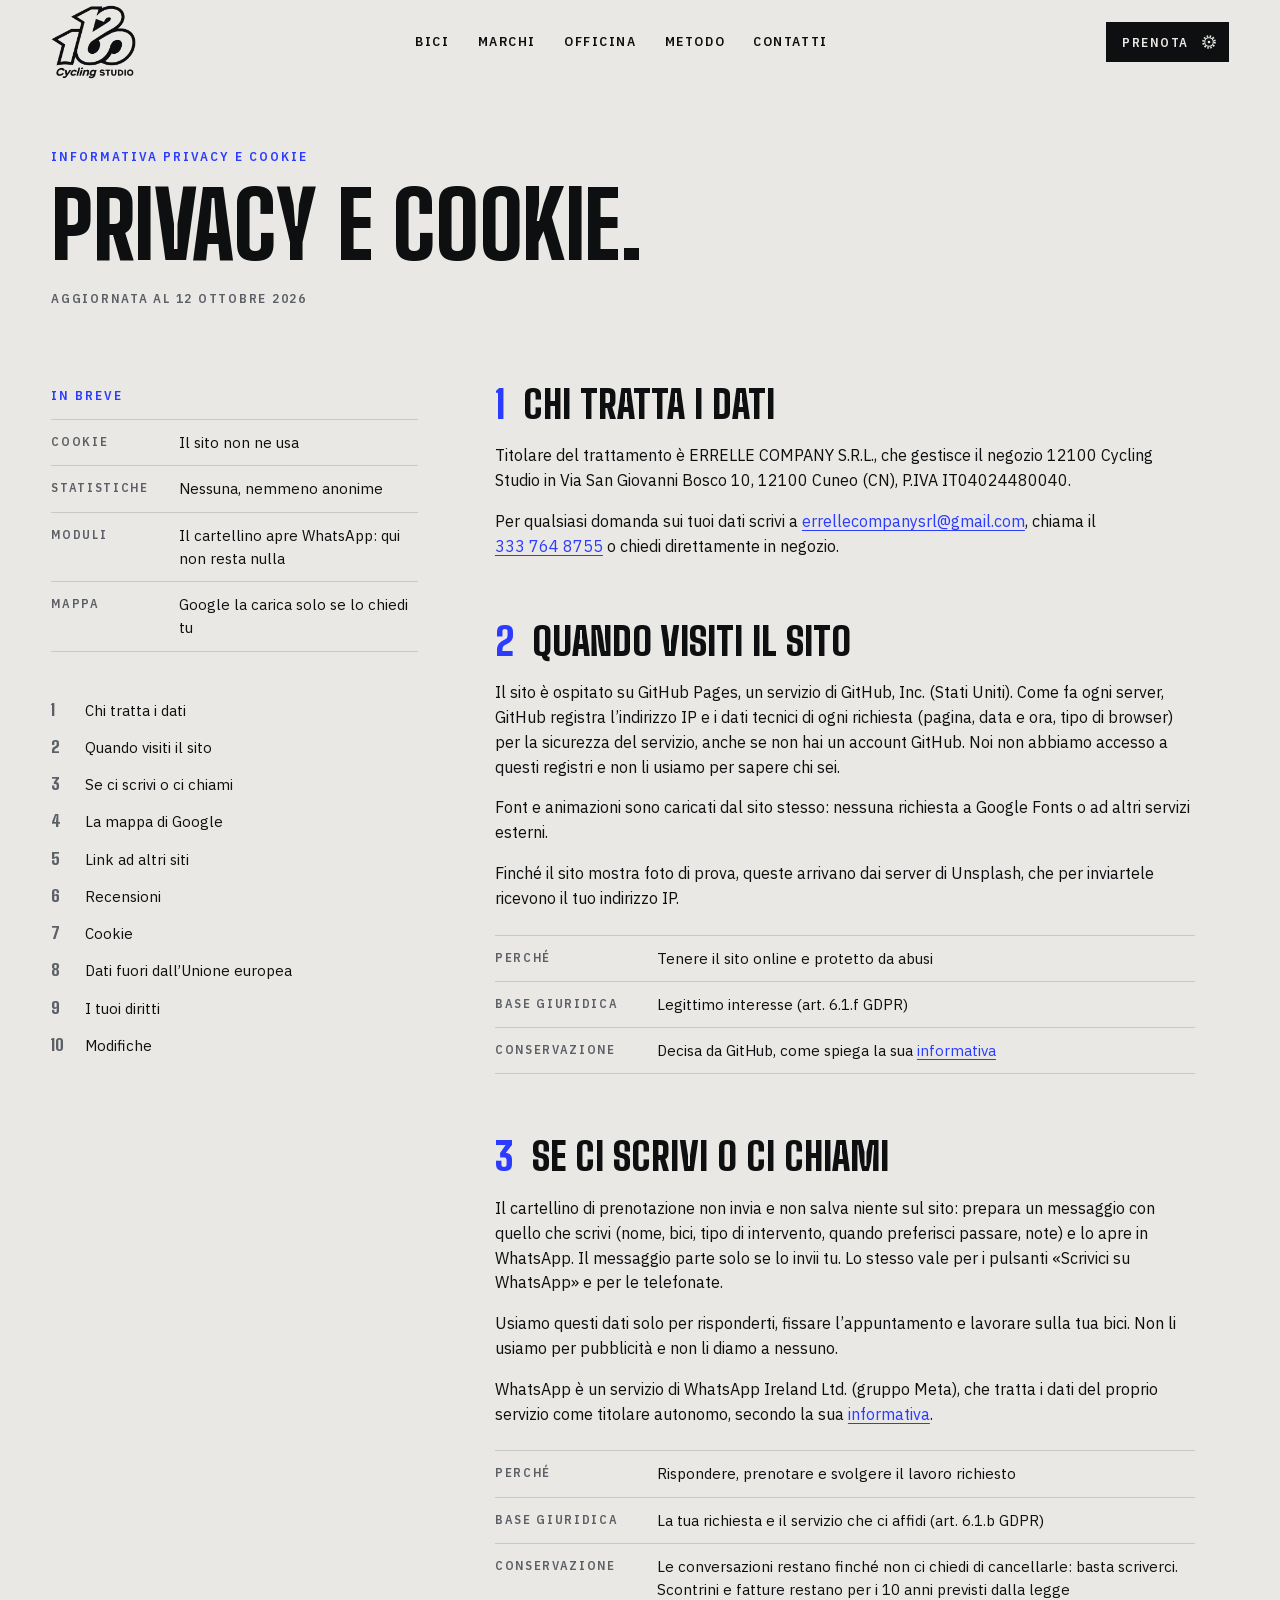
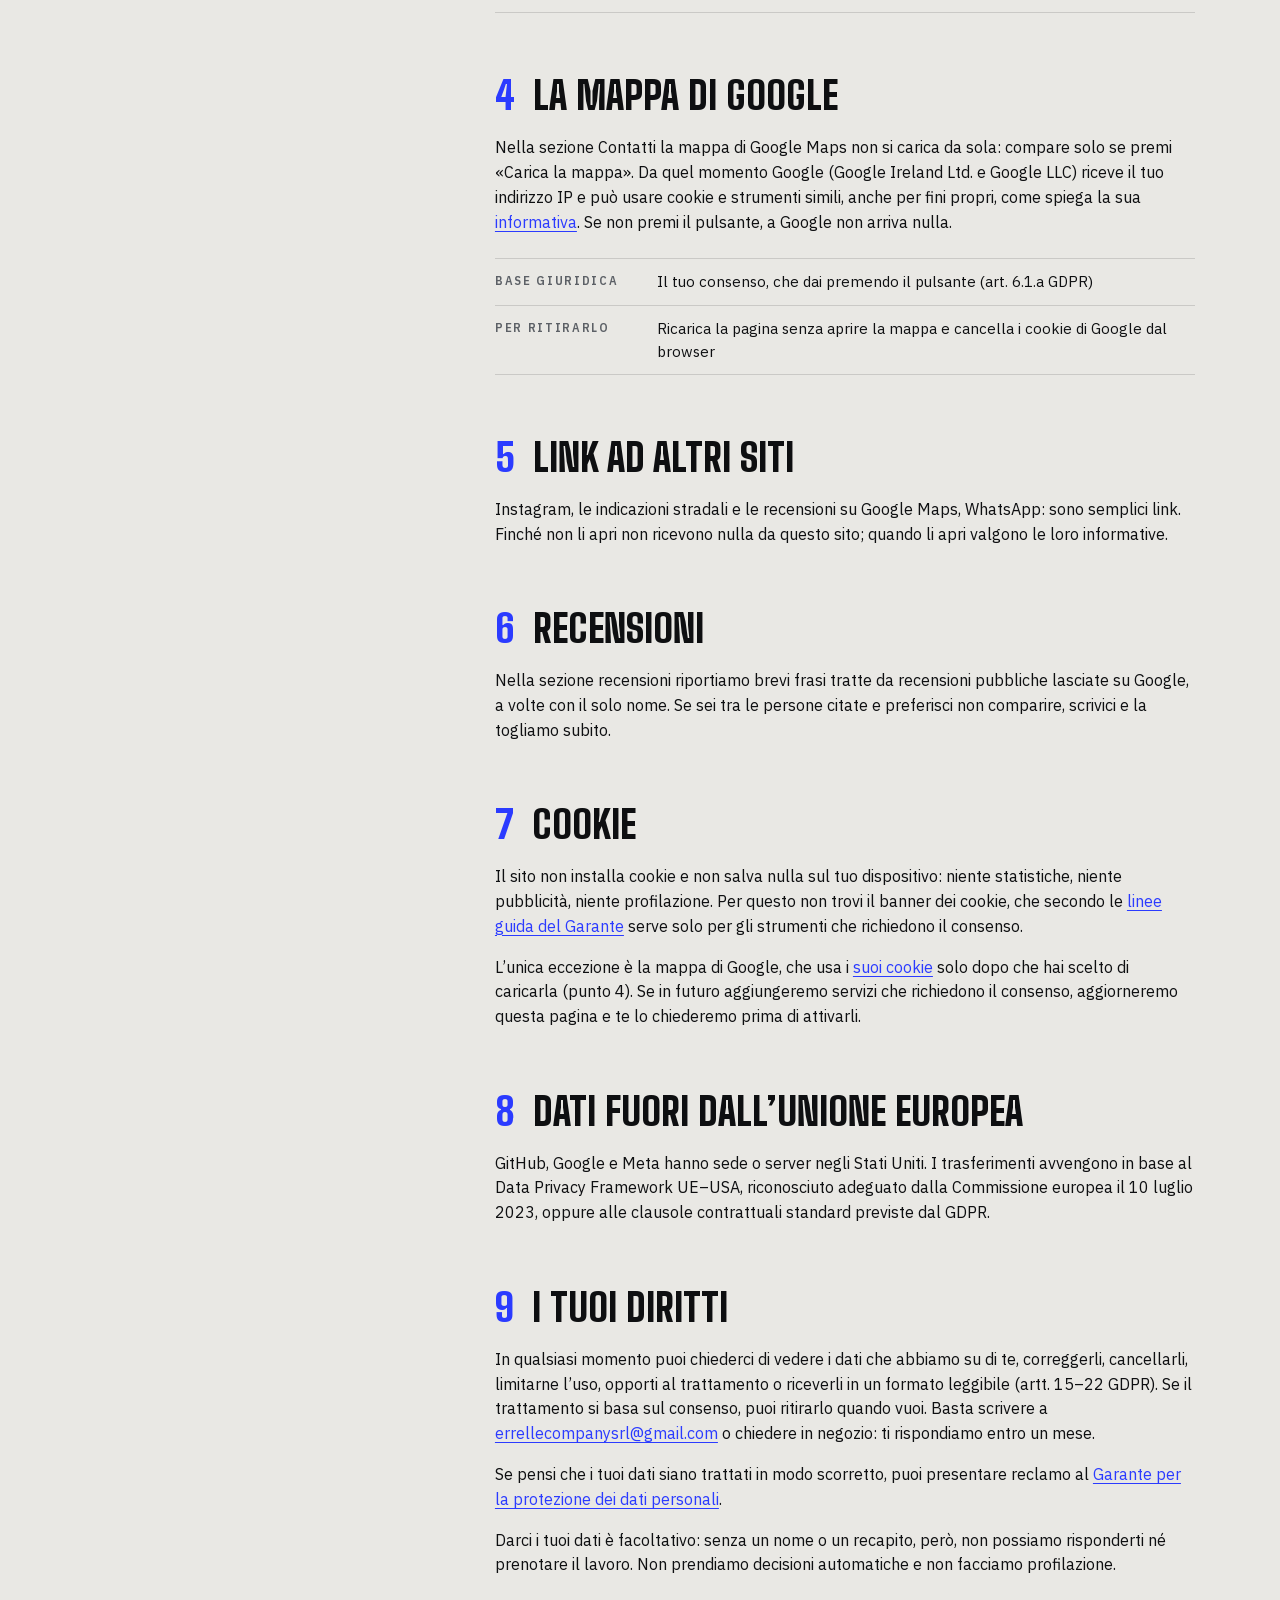
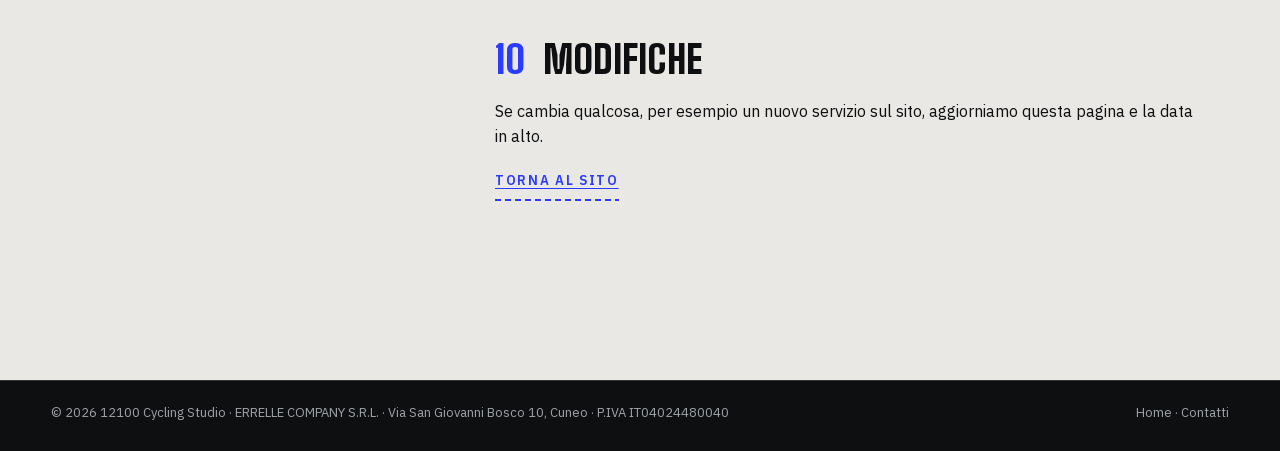
<file: privacy.html>
<!doctype html>
<html lang="it">
<head>
<meta charset="utf-8">
<meta name="viewport" content="width=device-width, initial-scale=1, viewport-fit=cover">
<title>Privacy e cookie · 12100 Cycling Studio</title>
<meta name="description" content="Come 12100 Cycling Studio tratta i dati di chi visita il sito: nessun cookie, nessuna statistica, il cartellino di prenotazione apre WhatsApp senza salvare nulla.">
<!-- Anteprima: togliere questa riga quando il sito va online sul dominio definitivo -->
<meta name="robots" content="noindex, nofollow">
<meta name="theme-color" content="#E9E8E4">
<meta name="format-detection" content="telephone=no">
<link rel="icon" href="assets/img/favicon-64.png" type="image/png" sizes="64x64">
<link rel="apple-touch-icon" href="assets/img/apple-touch-icon.png">
<link rel="preload" href="assets/fonts/big-shoulders-latin.woff2" as="font" type="font/woff2" crossorigin>
<link rel="preload" href="assets/fonts/ibm-plex-sans-latin.woff2" as="font" type="font/woff2" crossorigin>
<link rel="stylesheet" href="assets/css/style.css?v=72a1452c18">
</head>
<body class="doc">
<!--
  Testo completato con i dati del negozio il 12 ottobre 2026.
  Da far rivedere a un consulente privacy prima del lancio.
-->
<svg width="0" height="0" style="position:absolute" aria-hidden="true" focusable="false">
  <symbol id="i-gear" viewBox="0 0 24 24"><circle cx="12" cy="12" r="8.6" fill="none" stroke="currentColor" stroke-width="3.2" stroke-dasharray="2.25 2.25"/><circle cx="12" cy="12" r="6.4" fill="none" stroke="currentColor" stroke-width="1.6"/><circle cx="12" cy="12" r="2" fill="currentColor"/></symbol>
</svg>

<a class="skip" href="#main">Salta al contenuto</a>

<header class="hdr">
  <a class="logo" href="./" aria-label="12100 Cycling Studio — vai alla home">
    <span class="logo__full" aria-hidden="true"></span>
  </a>
  <nav class="hdr__nav" aria-label="Principale">
    <a href="./#bici">Bici</a>
    <a href="./#marchi">Marchi</a>
    <a href="./#officina">Officina</a>
    <a href="./#metodo">Metodo</a>
    <a href="./#contatti">Contatti</a>
  </nav>
  <div class="hdr__right">
    <a class="btn btn--sm hdr__cta" href="./#prenota"><span>Prenota</span><svg class="btn__gear" aria-hidden="true"><use href="#i-gear"/></svg></a>
  </div>
</header>

<main id="main" class="doc-page">
  <div class="wrap doc-head">
    <p class="kicker">Informativa privacy e cookie</p>
    <h1 class="h2">Privacy e cookie.</h1>
    <p class="doc-date">Aggiornata al 12 ottobre 2026</p>
  </div>

  <div class="wrap doc-grid">
    <aside class="doc-side" aria-label="In breve e indice">
      <p class="doc-side__title">In breve</p>
      <dl class="facts doc-brief">
        <div><dt>Cookie</dt><dd>Il sito non ne usa</dd></div>
        <div><dt>Statistiche</dt><dd>Nessuna, nemmeno anonime</dd></div>
        <div><dt>Moduli</dt><dd>Il cartellino apre WhatsApp: qui non resta nulla</dd></div>
        <div><dt>Mappa</dt><dd>Google la carica solo se lo chiedi tu</dd></div>
      </dl>
      <nav aria-label="Indice">
        <ol class="doc-toc">
          <li><a href="#titolare">Chi tratta i dati</a></li>
          <li><a href="#navigazione">Quando visiti il sito</a></li>
          <li><a href="#whatsapp">Se ci scrivi o ci chiami</a></li>
          <li><a href="#mappa">La mappa di Google</a></li>
          <li><a href="#link">Link ad altri siti</a></li>
          <li><a href="#recensioni">Recensioni</a></li>
          <li><a href="#cookie">Cookie</a></li>
          <li><a href="#estero">Dati fuori dall’Unione europea</a></li>
          <li><a href="#diritti">I tuoi diritti</a></li>
          <li><a href="#modifiche">Modifiche</a></li>
        </ol>
      </nav>
    </aside>

    <article class="doc-body">
      <section id="titolare" aria-labelledby="t-titolare">
        <h2 id="t-titolare"><span>1</span>Chi tratta i dati</h2>
        <p>Titolare del trattamento è ERRELLE COMPANY S.R.L., che gestisce il negozio 12100 Cycling Studio in Via San Giovanni Bosco 10, 12100 Cuneo (CN), P.IVA IT04024480040.</p>
        <p>Per qualsiasi domanda sui tuoi dati scrivi a <a href="mailto:errellecompanysrl@gmail.com">errellecompanysrl@gmail.com</a>, chiama il <a href="tel:+393337648755">333&nbsp;764&nbsp;8755</a> o chiedi direttamente in negozio.</p>
      </section>

      <section id="navigazione" aria-labelledby="t-navigazione">
        <h2 id="t-navigazione"><span>2</span>Quando visiti il sito</h2>
        <p>Il sito è ospitato su GitHub Pages, un servizio di GitHub, Inc. (Stati Uniti). Come fa ogni server, GitHub registra l’indirizzo IP e i dati tecnici di ogni richiesta (pagina, data e ora, tipo di browser) per la sicurezza del servizio, anche se non hai un account GitHub. Noi non abbiamo accesso a questi registri e non li usiamo per sapere chi sei.</p>
        <p>Font e animazioni sono caricati dal sito stesso: nessuna richiesta a Google Fonts o ad altri servizi esterni.</p>
        <!-- Togliere il paragrafo seguente quando le foto provvisorie sono sostituite con quelle del negozio -->
        <p>Finché il sito mostra foto di prova, queste arrivano dai server di Unsplash, che per inviartele ricevono il tuo indirizzo IP.</p>
        <dl class="facts doc-facts">
          <div><dt>Perché</dt><dd>Tenere il sito online e protetto da abusi</dd></div>
          <div><dt>Base giuridica</dt><dd>Legittimo interesse (art. 6.1.f GDPR)</dd></div>
          <div><dt>Conservazione</dt><dd>Decisa da GitHub, come spiega la sua <a href="https://docs.github.com/en/site-policy/privacy-policies/github-general-privacy-statement" target="_blank" rel="noopener">informativa</a></dd></div>
        </dl>
      </section>

      <section id="whatsapp" aria-labelledby="t-whatsapp">
        <h2 id="t-whatsapp"><span>3</span>Se ci scrivi o ci chiami</h2>
        <p>Il cartellino di prenotazione non invia e non salva niente sul sito: prepara un messaggio con quello che scrivi (nome, bici, tipo di intervento, quando preferisci passare, note) e lo apre in WhatsApp. Il messaggio parte solo se lo invii tu. Lo stesso vale per i pulsanti «Scrivici su WhatsApp» e per le telefonate.</p>
        <p>Usiamo questi dati solo per risponderti, fissare l’appuntamento e lavorare sulla tua bici. Non li usiamo per pubblicità e non li diamo a nessuno.</p>
        <p>WhatsApp è un servizio di WhatsApp Ireland Ltd. (gruppo Meta), che tratta i dati del proprio servizio come titolare autonomo, secondo la sua <a href="https://www.whatsapp.com/legal/privacy-policy-eea" target="_blank" rel="noopener">informativa</a>.</p>
        <dl class="facts doc-facts">
          <div><dt>Perché</dt><dd>Rispondere, prenotare e svolgere il lavoro richiesto</dd></div>
          <div><dt>Base giuridica</dt><dd>La tua richiesta e il servizio che ci affidi (art. 6.1.b GDPR)</dd></div>
          <div><dt>Conservazione</dt><dd>Le conversazioni restano finché non ci chiedi di cancellarle: basta scriverci. Scontrini e fatture restano per i 10 anni previsti dalla legge</dd></div>
        </dl>
      </section>

      <section id="mappa" aria-labelledby="t-mappa">
        <h2 id="t-mappa"><span>4</span>La mappa di Google</h2>
        <p>Nella sezione Contatti la mappa di Google Maps non si carica da sola: compare solo se premi «Carica la mappa». Da quel momento Google (Google Ireland Ltd. e Google LLC) riceve il tuo indirizzo IP e può usare cookie e strumenti simili, anche per fini propri, come spiega la sua <a href="https://policies.google.com/privacy?hl=it" target="_blank" rel="noopener">informativa</a>. Se non premi il pulsante, a Google non arriva nulla.</p>
        <dl class="facts doc-facts">
          <div><dt>Base giuridica</dt><dd>Il tuo consenso, che dai premendo il pulsante (art. 6.1.a GDPR)</dd></div>
          <div><dt>Per ritirarlo</dt><dd>Ricarica la pagina senza aprire la mappa e cancella i cookie di Google dal browser</dd></div>
        </dl>
      </section>

      <section id="link" aria-labelledby="t-link">
        <h2 id="t-link"><span>5</span>Link ad altri siti</h2>
        <p>Instagram, le indicazioni stradali e le recensioni su Google Maps, WhatsApp: sono semplici link. Finché non li apri non ricevono nulla da questo sito; quando li apri valgono le loro informative.</p>
      </section>

      <section id="recensioni" aria-labelledby="t-recensioni">
        <h2 id="t-recensioni"><span>6</span>Recensioni</h2>
        <p>Nella sezione recensioni riportiamo brevi frasi tratte da recensioni pubbliche lasciate su Google, a volte con il solo nome. Se sei tra le persone citate e preferisci non comparire, scrivici e la togliamo subito.</p>
      </section>

      <section id="cookie" aria-labelledby="t-cookie">
        <h2 id="t-cookie"><span>7</span>Cookie</h2>
        <p>Il sito non installa cookie e non salva nulla sul tuo dispositivo: niente statistiche, niente pubblicità, niente profilazione. Per questo non trovi il banner dei cookie, che secondo le <a href="https://www.garanteprivacy.it/home/docweb/-/docweb-display/docweb/9677876" target="_blank" rel="noopener">linee guida del Garante</a> serve solo per gli strumenti che richiedono il consenso.</p>
        <p>L’unica eccezione è la mappa di Google, che usa i <a href="https://policies.google.com/technologies/cookies?hl=it" target="_blank" rel="noopener">suoi cookie</a> solo dopo che hai scelto di caricarla (punto 4). Se in futuro aggiungeremo servizi che richiedono il consenso, aggiorneremo questa pagina e te lo chiederemo prima di attivarli.</p>
      </section>

      <section id="estero" aria-labelledby="t-estero">
        <h2 id="t-estero"><span>8</span>Dati fuori dall’Unione europea</h2>
        <p>GitHub, Google e Meta hanno sede o server negli Stati Uniti. I trasferimenti avvengono in base al Data Privacy Framework UE–USA, riconosciuto adeguato dalla Commissione europea il 10 luglio 2023, oppure alle clausole contrattuali standard previste dal GDPR.</p>
      </section>

      <section id="diritti" aria-labelledby="t-diritti">
        <h2 id="t-diritti"><span>9</span>I tuoi diritti</h2>
        <p>In qualsiasi momento puoi chiederci di vedere i dati che abbiamo su di te, correggerli, cancellarli, limitarne l’uso, opporti al trattamento o riceverli in un formato leggibile (artt. 15–22 GDPR). Se il trattamento si basa sul consenso, puoi ritirarlo quando vuoi. Basta scrivere a <a href="mailto:errellecompanysrl@gmail.com">errellecompanysrl@gmail.com</a> o chiedere in negozio: ti rispondiamo entro un mese.</p>
        <p>Se pensi che i tuoi dati siano trattati in modo scorretto, puoi presentare reclamo al <a href="https://www.garanteprivacy.it/" target="_blank" rel="noopener">Garante per la protezione dei dati personali</a>.</p>
        <p>Darci i tuoi dati è facoltativo: senza un nome o un recapito, però, non possiamo risponderti né prenotare il lavoro. Non prendiamo decisioni automatiche e non facciamo profilazione.</p>
      </section>

      <section id="modifiche" aria-labelledby="t-modifiche">
        <h2 id="t-modifiche"><span>10</span>Modifiche</h2>
        <p>Se cambia qualcosa, per esempio un nuovo servizio sul sito, aggiorniamo questa pagina e la data in alto.</p>
        <p><a class="link" href="./">Torna al sito</a></p>
      </section>
    </article>
  </div>
</main>

<footer class="foot foot--slim" data-theme="dark">
  <div class="wrap foot__legal">
    <p>© 2026 12100 Cycling Studio · ERRELLE COMPANY S.R.L. · Via San Giovanni Bosco 10, Cuneo · P.IVA IT04024480040</p>
    <p><a href="./">Home</a> · <a href="./#contatti">Contatti</a></p>
  </div>
</footer>
</body>
</html>
</file>
<file: assets/css/style.css>
/* ==========================================================================
   12100 Cycling Studio — stile
   Palette: alluminio, inchiostro, blu officina, carta kraft.
   ========================================================================== */

/* --------------------------------------------------------------- font (nel sito, niente richieste a Google)
   Big Shoulders, Big Shoulders Stencil e IBM Plex Sans, licenza SIL OFL 1.1 (assets/fonts/OFL-*.txt).
   Solo i caratteri latini e latini estesi, come li serve Google Fonts. */
/* Big Shoulders, latin-ext */
@font-face {
  font-family: 'Big Shoulders';
  font-style: normal;
  font-weight: 500 900;
  font-display: swap;
  src: url("../fonts/big-shoulders-latin-ext.woff2") format("woff2");
  unicode-range: U+0100-02BA, U+02BD-02C5, U+02C7-02CC, U+02CE-02D7, U+02DD-02FF, U+0304, U+0308, U+0329, U+1D00-1DBF, U+1E00-1E9F, U+1EF2-1EFF, U+2020, U+20A0-20AB, U+20AD-20C4, U+2113, U+2C60-2C7F, U+A720-A7FF;
}
/* Big Shoulders, latin */
@font-face {
  font-family: 'Big Shoulders';
  font-style: normal;
  font-weight: 500 900;
  font-display: swap;
  src: url("../fonts/big-shoulders-latin.woff2") format("woff2");
  unicode-range: U+0000-00FF, U+0131, U+0152-0153, U+02BB-02BC, U+02C6, U+02DA, U+02DC, U+0304, U+0308, U+0329, U+2000-206F, U+20AC, U+2122, U+2191, U+2193, U+2212, U+2215, U+FEFF, U+FFFD;
}
/* Big Shoulders Stencil, latin-ext */
@font-face {
  font-family: 'Big Shoulders Stencil';
  font-style: normal;
  font-weight: 700 900;
  font-display: swap;
  src: url("../fonts/big-shoulders-stencil-latin-ext.woff2") format("woff2");
  unicode-range: U+0100-02BA, U+02BD-02C5, U+02C7-02CC, U+02CE-02D7, U+02DD-02FF, U+0304, U+0308, U+0329, U+1D00-1DBF, U+1E00-1E9F, U+1EF2-1EFF, U+2020, U+20A0-20AB, U+20AD-20C4, U+2113, U+2C60-2C7F, U+A720-A7FF;
}
/* Big Shoulders Stencil, latin */
@font-face {
  font-family: 'Big Shoulders Stencil';
  font-style: normal;
  font-weight: 700 900;
  font-display: swap;
  src: url("../fonts/big-shoulders-stencil-latin.woff2") format("woff2");
  unicode-range: U+0000-00FF, U+0131, U+0152-0153, U+02BB-02BC, U+02C6, U+02DA, U+02DC, U+0304, U+0308, U+0329, U+2000-206F, U+20AC, U+2122, U+2191, U+2193, U+2212, U+2215, U+FEFF, U+FFFD;
}
/* IBM Plex Sans corsivo, latin-ext */
@font-face {
  font-family: 'IBM Plex Sans';
  font-style: italic;
  font-weight: 400 500;
  font-stretch: 85% 100%;
  font-display: swap;
  src: url("../fonts/ibm-plex-sans-italic-latin-ext.woff2") format("woff2");
  unicode-range: U+0100-02BA, U+02BD-02C5, U+02C7-02CC, U+02CE-02D7, U+02DD-02FF, U+0304, U+0308, U+0329, U+1D00-1DBF, U+1E00-1E9F, U+1EF2-1EFF, U+2020, U+20A0-20AB, U+20AD-20C4, U+2113, U+2C60-2C7F, U+A720-A7FF;
}
/* IBM Plex Sans corsivo, latin */
@font-face {
  font-family: 'IBM Plex Sans';
  font-style: italic;
  font-weight: 400 500;
  font-stretch: 85% 100%;
  font-display: swap;
  src: url("../fonts/ibm-plex-sans-italic-latin.woff2") format("woff2");
  unicode-range: U+0000-00FF, U+0131, U+0152-0153, U+02BB-02BC, U+02C6, U+02DA, U+02DC, U+0304, U+0308, U+0329, U+2000-206F, U+20AC, U+2122, U+2191, U+2193, U+2212, U+2215, U+FEFF, U+FFFD;
}
/* IBM Plex Sans, latin-ext */
@font-face {
  font-family: 'IBM Plex Sans';
  font-style: normal;
  font-weight: 400 700;
  font-stretch: 85% 100%;
  font-display: swap;
  src: url("../fonts/ibm-plex-sans-latin-ext.woff2") format("woff2");
  unicode-range: U+0100-02BA, U+02BD-02C5, U+02C7-02CC, U+02CE-02D7, U+02DD-02FF, U+0304, U+0308, U+0329, U+1D00-1DBF, U+1E00-1E9F, U+1EF2-1EFF, U+2020, U+20A0-20AB, U+20AD-20C4, U+2113, U+2C60-2C7F, U+A720-A7FF;
}
/* IBM Plex Sans, latin */
@font-face {
  font-family: 'IBM Plex Sans';
  font-style: normal;
  font-weight: 400 700;
  font-stretch: 85% 100%;
  font-display: swap;
  src: url("../fonts/ibm-plex-sans-latin.woff2") format("woff2");
  unicode-range: U+0000-00FF, U+0131, U+0152-0153, U+02BB-02BC, U+02C6, U+02DA, U+02DC, U+0304, U+0308, U+0329, U+2000-206F, U+20AC, U+2122, U+2191, U+2193, U+2212, U+2215, U+FEFF, U+FFFD;
}

@property --blind {
  syntax: '<percentage>';
  inherits: false;
  initial-value: 0%;
}

:root {
  --alu: #E9E8E4;
  --alu-2: #DEDDD8;
  --paper: #F6F5F2;
  --kraft: #D8C49F;
  --kraft-2: #C4AC82;
  --ink: #0E0F11;
  --ink-2: #16181B;
  --ink-3: #23262A;
  --muted: #5C6066;
  --muted-dark: #9DA1A8;
  --line: rgba(14, 15, 17, .14);
  --line-dark: rgba(233, 232, 228, .16);
  --blue: #2B3BFF;
  --blue-2: #1F2DE0;
  --blue-lite: #8B94FF;

  --f-display: 'Big Shoulders', 'Arial Narrow', 'Helvetica Neue', sans-serif;
  --f-stencil: 'Big Shoulders Stencil', 'Big Shoulders', 'Arial Narrow', sans-serif;
  --f-num: 'Big Shoulders', 'Arial Narrow', sans-serif;
  --f-text: 'IBM Plex Sans', system-ui, -apple-system, 'Segoe UI', sans-serif;

  --pad: clamp(16px, 4vw, 56px);
  --hdr: 84px;
  --ease: cubic-bezier(.22, 1, .36, 1);
  --ease-io: cubic-bezier(.75, 0, .2, 1);
}

/* --------------------------------------------------------------- base */
*, *::before, *::after { box-sizing: border-box; }
html { -webkit-text-size-adjust: 100%; scroll-padding-top: var(--hdr); overflow-x: hidden; }
@supports (overflow: clip) { html { overflow-x: clip; } }
body {
  margin: 0;
  background: var(--alu);
  color: var(--ink);
  font-family: var(--f-text);
  font-size: clamp(16px, 1.05vw, 18px);
  line-height: 1.55;
  -webkit-font-smoothing: antialiased;
  -moz-osx-font-smoothing: grayscale;
  text-rendering: optimizeLegibility;
  overflow-x: clip;
}
img, svg { display: block; max-width: 100%; }
a { color: inherit; }
p { margin: 0 0 1em; }
button { font: inherit; color: inherit; background: none; border: 0; padding: 0; cursor: pointer; }
:focus-visible { outline: 2px solid var(--blue); outline-offset: 3px; }
[data-theme="dark"] :focus-visible { outline-color: var(--blue-lite); }
::selection { background: var(--blue); color: #fff; }

.wrap { width: 100%; max-width: 1680px; margin-inline: auto; padding-inline: var(--pad); }
.sr-only { position: absolute !important; width: 1px; height: 1px; padding: 0; margin: -1px; overflow: hidden; clip: rect(0 0 0 0); white-space: nowrap; border: 0; }
.skip { position: fixed; left: 12px; top: -80px; z-index: 300; background: var(--ink); color: var(--alu); padding: 12px 16px; text-decoration: none; font-weight: 600; }
.skip:focus { top: 12px; }

/* --------------------------------------------------------------- type */
.kicker {
  margin: 0 0 18px;
  color: var(--blue);
  font-stretch: 85%;
  font-weight: 600;
  font-size: 12.5px;
  letter-spacing: .16em;
  text-transform: uppercase;
}
[data-theme="dark"] .kicker { color: var(--blue-lite); }

.h2 {
  margin: 0;
  font-family: var(--f-display);
  font-weight: 800;
  font-size: clamp(46px, 7.2vw, 128px);
  line-height: .88;
  letter-spacing: -.005em;
  text-transform: uppercase;
  text-wrap: balance;
  max-width: 15ch;
}
.h2--sm { font-size: clamp(40px, 5vw, 84px); }

.sec-head {
  display: grid;
  grid-template-columns: repeat(12, minmax(0, 1fr));
  column-gap: 24px;
  align-items: end;
  margin-bottom: clamp(40px, 5.5vw, 88px);
}
.sec-head .kicker { grid-column: 1 / -1; }
.sec-head .h2 { grid-column: 1 / span 8; }
.sec-head__lead { grid-column: 9 / span 4; margin: 0; color: var(--muted); max-width: 44ch; }
[data-theme="dark"] .sec-head__lead { color: var(--muted-dark); }

[data-reveal] > div, [data-hero-title] > div { padding-block: .14em; margin-block: -.14em; }

/* --------------------------------------------------------------- buttons & links */
.btn {
  --bg: var(--ink);
  --fg: var(--alu);
  --hv: var(--blue);
  --hv-fg: #fff;
  position: relative;
  display: inline-flex;
  align-items: center;
  justify-content: space-between;
  gap: 16px;
  padding: 17px 18px 17px 22px;
  background: var(--bg);
  color: var(--fg);
  text-decoration: none;
  font-stretch: 85%;
  font-weight: 600;
  font-size: 14px;
  line-height: 1;
  letter-spacing: .12em;
  text-transform: uppercase;
  overflow: hidden;
  isolation: isolate;
  transition: color .45s var(--ease), box-shadow .45s var(--ease);
}
.btn::before {
  content: "";
  position: absolute;
  inset: 0;
  z-index: -1;
  background: var(--hv);
  transform: translateX(-101%);
  transition: transform .6s var(--ease);
}
.btn:hover, .btn:focus-visible { color: var(--hv-fg); }
.btn:hover::before, .btn:focus-visible::before { transform: none; }
.btn__gear { width: 20px; height: 20px; flex: none; transition: transform .9s var(--ease); }
.btn:hover .btn__gear, .btn:focus-visible .btn__gear { transform: rotate(240deg); }
.btn--sm { padding: 12px 12px 12px 16px; font-size: 12.5px; gap: 12px; }
.btn--sm .btn__gear { width: 16px; height: 16px; }
.btn--ghost { --bg: transparent; --fg: var(--ink); box-shadow: inset 0 0 0 1.5px currentColor; }
.btn--ghost:hover, .btn--ghost:focus-visible { box-shadow: inset 0 0 0 1.5px var(--blue); }
.btn--light { --bg: var(--alu); --fg: var(--ink); }
.btn--block { width: 100%; }

.link {
  display: inline-flex;
  align-items: center;
  gap: 10px;
  padding: 6px 0 9px;
  font-stretch: 85%;
  font-weight: 600;
  font-size: 14px;
  letter-spacing: .12em;
  text-transform: uppercase;
  text-decoration: none;
  background: repeating-linear-gradient(90deg, currentColor 0 6px, transparent 6px 10px) 0 100% / 100% 2px no-repeat;
}
.link:hover, .link:focus-visible { color: var(--blue); animation: chain .45s linear infinite; }
[data-theme="dark"] .link:hover { color: var(--blue-lite); }
@keyframes chain { to { background-position-x: 10px; } }

/* --------------------------------------------------------------- header */
.hdr {
  position: fixed;
  inset: 0 0 auto;
  z-index: 50;
  height: var(--hdr);
  display: flex;
  align-items: center;
  gap: 28px;
  padding-inline: var(--pad);
  color: var(--ink);
  transition: transform .55s var(--ease), background-color .35s, color .35s, box-shadow .35s;
}
.hdr.is-scrolled { background: var(--alu); box-shadow: 0 1px 0 var(--line); }
.hdr.is-hidden { transform: translateY(-100%); }
.hdr.is-dark { color: var(--alu); }
.hdr.is-dark.is-scrolled { background: var(--ink); box-shadow: 0 1px 0 var(--line-dark); }
.hdr.is-dark .btn { --bg: var(--alu); --fg: var(--ink); }

.logo { display: inline-flex; align-items: center; gap: 11px; text-decoration: none; line-height: 1; }
/* Logo ufficiale usato come maschera: prende il colore del testo (scuro sul chiaro, chiaro sul nero). */
.logo__full {
  display: block;
  flex: none;
  width: clamp(170px, 16vw, 240px);
  aspect-ratio: 593 / 514;
  background-color: currentColor;
  -webkit-mask: url("../img/logo-full.png") center / contain no-repeat;
  mask: url("../img/logo-full.png") center / contain no-repeat;
  transition: background-color .35s;
}
/* nel menu in alto: il logo completo, con la scritta sotto */
.hdr .logo__full { width: auto; height: 74px; }

.hdr__nav { display: flex; gap: clamp(18px, 2.2vw, 34px); margin-inline: auto; }
.hdr__nav a {
  position: relative;
  padding: 8px 0;
  font-stretch: 85%;
  font-weight: 600;
  font-size: 13px;
  letter-spacing: .12em;
  text-transform: uppercase;
  text-decoration: none;
}
.hdr__nav a::after {
  content: "";
  position: absolute;
  left: 0; right: 0; bottom: 2px;
  height: 2px;
  background: repeating-linear-gradient(90deg, currentColor 0 6px, transparent 6px 10px);
  transform: scaleX(0);
  transform-origin: left;
  transition: transform .5s var(--ease);
}
.hdr__nav a:hover::after, .hdr__nav a:focus-visible::after { transform: none; animation: chain .45s linear infinite; }

.hdr__right { display: flex; align-items: center; gap: 22px; }
.status { display: flex; align-items: center; gap: 9px; margin: 0; font-stretch: 85%; font-weight: 500; font-size: 13px; letter-spacing: .02em; white-space: nowrap; }
.status__wheel { width: 18px; height: 18px; flex: none; fill: none; stroke: currentColor; stroke-width: 1.5; opacity: .55; }
.status.is-open .status__wheel { opacity: 1; stroke: var(--blue); animation: spin 2.6s linear infinite; }
.hdr.is-dark .status.is-open .status__wheel { stroke: var(--blue-lite); }
@keyframes spin { to { transform: rotate(360deg); } }

.hdr__menu { display: none; align-items: center; gap: 10px; font-stretch: 85%; font-weight: 600; font-size: 13px; letter-spacing: .12em; text-transform: uppercase; padding: 10px 0; }
.hdr__menu i { position: relative; width: 22px; height: 10px; border-block: 2px solid currentColor; transition: transform .5s var(--ease); }
html.menu-open .hdr__menu i { transform: scaleY(.2); }

/* --------------------------------------------------------------- shutter menu */
.shutter {
  position: fixed;
  inset: 0;
  z-index: 60;
  display: flex;
  flex-direction: column;
  justify-content: flex-end;
  gap: 32px;
  padding: calc(var(--hdr) + 24px) var(--pad) 64px;
  background: var(--ink);
  color: var(--alu);
  transform: translateY(-101%);
  transition: transform .85s var(--ease-io);
}
.shutter__slats {
  position: absolute;
  inset: 0;
  pointer-events: none;
  background: repeating-linear-gradient(180deg, transparent 0 44px, rgba(233, 232, 228, .06) 44px 46px, rgba(0, 0, 0, .45) 46px 48px);
}
.shutter__handle { position: absolute; left: 50%; bottom: 22px; width: 120px; height: 8px; margin-left: -60px; border-radius: 4px; background: linear-gradient(#d3d5d8, #7b7f85); }
.shutter__nav { position: relative; display: flex; flex-direction: column; }
.shutter__nav a {
  font-family: var(--f-display);
  font-weight: 800;
  font-size: clamp(46px, 12vw, 112px);
  line-height: .98;
  text-transform: uppercase;
  text-decoration: none;
  opacity: 0;
  transform: translateY(-30px);
  transition: transform .7s var(--ease), opacity .5s, color .3s;
  transition-delay: 0s;
}
.shutter__nav a:hover { color: var(--blue-lite); }
.shutter__foot { position: relative; display: flex; flex-wrap: wrap; gap: 8px 28px; font-stretch: 85%; font-weight: 600; letter-spacing: .08em; text-transform: uppercase; font-size: 13px; color: var(--muted-dark); }
.shutter__foot a { color: var(--alu); text-decoration: none; }
html.menu-open { overflow: hidden; }
html.menu-open .shutter { transform: none; }
html.menu-open .shutter__nav a { opacity: 1; transform: none; transition-delay: calc(.32s + var(--i) * .05s); }
html.menu-open .hdr { z-index: 70; color: var(--alu); background: transparent; box-shadow: none; transform: none; }
html.menu-open .hdr .btn { --bg: var(--alu); --fg: var(--ink); }

/* --------------------------------------------------------------- hero */
.hero {
  position: relative;
  min-height: 100svh;
  display: flex;
  flex-direction: column;
  padding-top: calc(var(--hdr) + clamp(12px, 3vh, 48px));
}
.hero__title {
  margin: 0;
  font-family: var(--f-display);
  font-weight: 800;
  font-size: clamp(64px, min(10.6vw, 17.5svh), 214px);
  line-height: .84;
  letter-spacing: -.01em;
  text-transform: uppercase;
}
.hero__title > span { display: block; }
.hero__l2 { padding-left: .5em; }
.hero__body {
  flex: 1;
  display: grid;
  grid-template-columns: minmax(300px, 4fr) 8fr;
  gap: clamp(28px, 4vw, 72px);
  align-items: end;
  padding-block: clamp(20px, 3vh, 40px) clamp(24px, 4vh, 56px);
}
.hero__aside { max-width: 470px; }
.hero__lead { font-size: clamp(18px, 1.35vw, 22px); line-height: 1.45; font-weight: 500; letter-spacing: -.01em; margin-bottom: 14px; }
/* le due promesse del negozio, affiancate come due colonne di una scheda */
.hero__pillars { display: grid; grid-template-columns: repeat(2, minmax(0, 1fr)); gap: 24px; margin: 0 0 18px; }
.hero__pillars > div { padding-top: 12px; border-top: 2px solid var(--ink); }
.hero__pillars dt { margin: 0 0 10px; font-family: var(--f-display); font-weight: 800; font-size: clamp(26px, 2.2vw, 38px); line-height: .92; text-transform: uppercase; text-wrap: balance; }
.hero__pillars dd { margin: 0; font-size: clamp(17px, 1.3vw, 21px); line-height: 1.38; font-weight: 500; letter-spacing: -.01em; }
.hero__dealer { color: var(--muted); margin-bottom: 28px; }
.hero__dealer strong { color: var(--ink); font-weight: 600; }
.hero__cta { display: flex; flex-wrap: wrap; align-items: center; gap: 18px 28px; margin-bottom: 36px; }
.facts { margin: 0; display: grid; gap: 0; border-top: 1px solid var(--line); }
.facts > div { display: grid; grid-template-columns: 92px 1fr; gap: 12px; padding: 11px 0; border-bottom: 1px solid var(--line); font-size: 15px; }
.facts dt { font-stretch: 85%; font-weight: 600; font-size: 12px; letter-spacing: .14em; text-transform: uppercase; color: var(--muted); padding-top: 2px; }
.facts dd { margin: 0; display: flex; align-items: center; gap: 6px; }
.facts a { text-decoration: none; }
.facts a:hover { color: var(--blue); }
.facts dd.facts__tel { flex-direction: column; align-items: flex-start; gap: 3px; }
.facts__star { width: 15px; height: 15px; fill: var(--blue); }
.hero__drawing { margin: 0; align-self: stretch; display: flex; align-items: flex-end; min-height: 300px; }
/* Desktop: l'hero occupa lo schermo e il disegno riempie lo spazio che resta. Se il testo è più alto
   dello schermo (portatili bassi) l'hero si allunga, invece di finire sotto la sezione successiva. */
@media (min-width: 1024px) {
  .hero { min-height: max(100svh, 700px); }
  .hero__drawing { position: relative; min-height: 0; }
  .hero__drawing .bike { position: absolute; inset: 0; width: 100%; height: 100%; max-height: none; }
}

/* technical drawing */
.bike { width: 100%; height: auto; max-height: min(62svh, 720px); overflow: visible; }
.bike .ln { fill: none; stroke: var(--ink); stroke-width: 3.5; stroke-linecap: round; stroke-linejoin: round; }
.bike .ln--thin { stroke-width: 2.2; }
.bike .ln--spoke { stroke-width: 1.7; }
.bike .ln--teeth { stroke-width: 7; stroke-dasharray: 5 4; }
.bike .ln--lever { stroke-width: 10; }
.bike .ln--cage { stroke-width: 9; }
.bike .t, .minibike .t { fill: none; stroke-linecap: round; }
.bk-tube-o .t, .bike .t--o { stroke: var(--ink); }
.bk-tube-f .t, .bike .t--f { stroke: var(--alu); }
.bike .solid { fill: var(--ink); }
.bike .saddle { fill: var(--alu); stroke: var(--ink); stroke-width: 3.5; stroke-linejoin: round; }
.bk-chain { fill: none; stroke: var(--ink); stroke-width: 6; stroke-dasharray: 8 6; }
.rimtxt { font-family: var(--f-text); font-stretch: 85%; font-weight: 700; font-size: 21px; letter-spacing: 5px; fill: var(--ink); }
.dims .dim { fill: none; stroke: var(--blue); stroke-width: 2; }
.dims .dim--ext { stroke-width: 1.4; stroke-dasharray: 6 6; }
.dims .dim--ground { stroke-width: 2.4; }
.dims .dim--dot { fill: var(--blue); stroke: none; }
.dimtxt { font-family: var(--f-text); font-stretch: 85%; font-weight: 500; font-size: 25px; letter-spacing: 2.5px; fill: var(--blue); }
.dimtxt--strong { font-weight: 700; }

/* --------------------------------------------------------------- photo-finish images */
.pf { position: relative; overflow: hidden; background: var(--alu-2); }
.pf > img, .pf__move > img { width: 100%; height: 100%; object-fit: cover; }
.pf__move { position: absolute; inset: -6% 0; }
.pf__inner { position: absolute; inset: 0; }
.pf__slice { position: absolute; top: 0; bottom: 0; overflow: hidden; }
.pf__slice img { position: absolute; top: 0; height: 100%; max-width: none; object-fit: cover; }
.pf--built .pf__move > img { visibility: hidden; }
.pf--done .pf__move > img { visibility: visible; }
.pf--done .pf__inner { display: none; }

/* --------------------------------------------------------------- territory */
.terra { position: relative; padding-top: clamp(24px, 6vw, 96px); }
.terra__stage { position: relative; }
.terra__media { height: clamp(440px, 92vh, 1040px); }
.terra__alt {
  position: absolute;
  right: var(--pad);
  bottom: clamp(24px, 5vw, 72px);
  margin: 0;
  display: flex;
  align-items: flex-end;
  gap: 10px;
  color: #fff;
  font-family: var(--f-num);
  font-weight: 800;
  font-size: clamp(96px, 17vw, 320px);
  line-height: .78;
  filter: drop-shadow(0 2px 22px rgba(0, 0, 0, .28));
  pointer-events: none;
}
.terra__alt small { font-family: var(--f-text); font-stretch: 85%; font-weight: 600; font-size: clamp(12px, 1vw, 15px); letter-spacing: .16em; text-transform: uppercase; line-height: 1.2; padding-bottom: .4em; }
.terra__card { position: relative; z-index: 2; margin-top: calc(-1 * clamp(140px, 24vh, 260px)); }
.terra__inner {
  max-width: 820px;
  margin-left: calc(-1 * var(--pad));
  padding: clamp(28px, 3.6vw, 60px) clamp(28px, 3.6vw, 60px) 0 var(--pad);
  background: var(--alu);
}
.terra__text { max-width: 56ch; margin: 22px 0 0; font-size: clamp(17px, 1.2vw, 20px); color: var(--muted); }

/* --------------------------------------------------------------- manifesto */
.mani {
  display: grid;
  grid-template-columns: 8fr 4fr;
  gap: clamp(32px, 6vw, 110px);
  align-items: end;
  padding-block: clamp(100px, 14vw, 230px);
}
.mani__text {
  margin: 0;
  font-weight: 500;
  font-size: clamp(30px, 3.75vw, 64px);
  line-height: 1.1;
  letter-spacing: -.025em;
  text-wrap: pretty;
}
.strike, .tape { -webkit-box-decoration-break: clone; box-decoration-break: clone; background-repeat: no-repeat; }
.strike {
  color: var(--muted);
  background-image: linear-gradient(var(--ink), var(--ink));
  background-position: 0 58%;
  background-size: 100% .075em;
  transition: background-size 1s var(--ease-io) .2s;
}
.tape {
  padding-inline: .1em;
  color: #fff;
  background-image:
    repeating-linear-gradient(-58deg, rgba(255, 255, 255, .0) 0 15px, rgba(255, 255, 255, .16) 15px 17px, rgba(0, 0, 0, .14) 17px 18px),
    linear-gradient(var(--blue), var(--blue));
  background-size: 100% 100%;
  transition: background-size 1.4s var(--ease-io), color .5s .5s;
}
html.js .strike:not(.is-on) { background-size: 0% .075em; color: inherit; }
html.js .tape:not(.is-on) { background-size: 0% 100%; color: inherit; }
.mani__aside p { margin: 24px 0 0; color: var(--muted); max-width: 40ch; }
.mani__img { aspect-ratio: 4 / 5; }

/* --------------------------------------------------------------- rack */
.rack-sec { padding-block: clamp(40px, 6vw, 100px) clamp(80px, 10vw, 160px); }
.rack-sec .sec-head .h2 { grid-column: 1 / span 6; }
.rack-sec .sec-head__lead { grid-column: 7 / span 4; }
.rack-ctrl { grid-column: 11 / span 2; display: flex; justify-content: flex-end; gap: 10px; }
.rbtn { width: 56px; height: 56px; display: grid; place-items: center; box-shadow: inset 0 0 0 1.5px var(--ink); transition: background-color .3s, color .3s, box-shadow .3s; }
.rbtn svg { width: 22px; height: 22px; }
.rbtn[data-rack-prev] svg { transform: scaleX(-1); }
.rbtn:hover { background: var(--ink); color: var(--alu); }
.rbtn:disabled { opacity: .3; cursor: default; background: none; color: inherit; }

.rack { position: relative; overflow: hidden; touch-action: pan-y; cursor: grab; user-select: none; -webkit-user-select: none; padding-bottom: 40px; }
.rack.is-drag { cursor: grabbing; }
.rack__rail {
  position: absolute;
  left: 0; right: 0; top: 12px;
  height: 12px;
  background: linear-gradient(180deg, #fbfbfa 0%, #c3c5c9 30%, #7d8187 55%, #b8bbc0 78%, #e6e7e9 100%);
  box-shadow: 0 6px 10px -4px rgba(14, 15, 17, .35);
}
.rack__track { list-style: none; margin: 0; padding: 0 var(--pad); display: flex; gap: clamp(22px, 2.6vw, 44px); width: max-content; will-change: transform; }
.rack__item { position: relative; width: clamp(270px, 25vw, 410px); padding-top: 56px; transform-origin: 50% 18px; will-change: transform; }
.rack__hook { position: absolute; left: 50%; top: 0; width: 36px; height: 64px; margin-left: -18px; fill: none; stroke: #4f5359; stroke-width: 4.5; stroke-linecap: round; overflow: visible; }
.rcard { position: relative; background: var(--paper); box-shadow: 0 1px 0 var(--line), 0 26px 40px -30px rgba(14, 15, 17, .55); }
.rcard__img { position: relative; aspect-ratio: 4 / 5; overflow: hidden; background: var(--alu-2); }
.rcard__img img { width: 100%; height: 100%; object-fit: cover; pointer-events: none; -webkit-user-drag: none; transition: transform 1.4s var(--ease), filter .6s; filter: saturate(.85); }
.rcard:hover .rcard__img img { transform: scale(1.045); filter: none; }

/* più foto della stessa bici: scorrono da sole, o si scelgono coi pallini */
.rcard__strip { display: flex; width: 100%; height: 100%; transition: transform .8s var(--ease); will-change: transform; }
.rcard__slide { flex: 0 0 100%; height: 100%; overflow: hidden; }
.rcard__dots { position: absolute; left: 0; right: 0; bottom: 12px; display: none; justify-content: center; gap: 7px; }
.rcard__img.is-ready .rcard__dots { display: flex; }
.rcard__dot {
  width: 7px; height: 7px; padding: 0;
  border: 0; border-radius: 50%;
  background: rgba(246, 245, 242, .5);
  box-shadow: 0 1px 4px rgba(14, 15, 17, .6);
  cursor: pointer;
  transition: background .35s var(--ease), transform .35s var(--ease);
}
.rcard__dot.is-active { background: var(--paper); transform: scale(1.5); }
.rcard__dot:focus-visible { outline: 2px solid var(--paper); outline-offset: 3px; }
@media (prefers-reduced-motion: reduce) {
  .rcard__strip { transition: none; }
}
.rcard__body { padding: 22px 24px 26px; }
.rcard__title { margin: 0 0 10px; font-family: var(--f-display); font-weight: 800; font-size: clamp(30px, 2.5vw, 40px); line-height: .9; text-transform: uppercase; }
.rcard__body p { margin: 0 0 14px; color: var(--muted); font-size: 15px; line-height: 1.5; }
.rcard__body .rcard__brands { color: var(--ink); font-stretch: 85%; font-weight: 600; font-size: 13px; letter-spacing: .04em; padding-top: 12px; border-top: 1px dashed var(--line); }
.rcard__body .rcard__meta { display: flex; align-items: center; flex-wrap: wrap; gap: 10px; margin: -2px 0 12px; color: var(--ink); }
.rcard__price { font-family: var(--f-num); font-weight: 800; font-size: 26px; line-height: 1; letter-spacing: .01em; }
.rcard__size { padding: 4px 9px 3px; background: var(--kraft); font-stretch: 85%; font-weight: 600; font-size: 11.5px; line-height: 1; letter-spacing: .12em; text-transform: uppercase; }
.rcard__cta { display: inline-flex; align-items: center; gap: 10px; font-stretch: 85%; font-weight: 600; font-size: 13px; letter-spacing: .12em; text-transform: uppercase; text-decoration: none; color: var(--blue); }
.rcard__cta svg { width: 18px; height: 18px; transition: transform .5s var(--ease); }
.rcard__cta:hover svg, .rcard__cta:focus-visible svg { transform: translateX(6px); }
.rack__foot { display: flex; align-items: center; gap: 24px; margin-top: 34px; }
.rack__progress { position: relative; flex: 1; height: 2px; background: var(--line); overflow: hidden; }
.rack__progress span { position: absolute; inset: 0; background: var(--ink); transform: scaleX(0); transform-origin: left; }
.rack__hint { font-stretch: 85%; font-weight: 600; font-size: 12px; letter-spacing: .14em; text-transform: uppercase; color: var(--muted); transition: opacity .6s; }
.rack__hint.is-gone { opacity: 0; }

/* --------------------------------------------------------------- brands: adesivi in loop */
.brands { padding-block: clamp(80px, 10vw, 160px); }
.sheet {
  position: relative;
  padding-block: clamp(30px, 3.4vw, 52px) clamp(20px, 2.6vw, 36px);
  background-color: var(--paper);
  background-image:
    linear-gradient(var(--line) 1px, transparent 1px),
    linear-gradient(90deg, var(--line) 1px, transparent 1px);
  background-size: 32px 32px;
  background-position: -1px -1px;
  box-shadow: 0 40px 60px -50px rgba(14, 15, 17, .55);
}
.sheet__viewport {
  overflow: hidden;
  touch-action: pan-y; /* in orizzontale i loghi si trascinano col dito, in verticale scorre la pagina */
  padding-block: 22px 30px;
  -webkit-mask-image: linear-gradient(90deg, transparent, #000 5%, #000 95%, transparent);
  mask-image: linear-gradient(90deg, transparent, #000 5%, #000 95%, transparent);
}
.brandloop { list-style: none; margin: 0; padding: 0 clamp(18px, 2.4vw, 40px); display: flex; gap: clamp(26px, 3vw, 52px); width: max-content; will-change: transform; }
.decal { flex: none; width: clamp(250px, 23vw, 340px); perspective: 900px; }
.decal__btn { display: block; width: 100%; padding: 0; border: 0; background: none; color: inherit; font: inherit; text-align: left; cursor: pointer; -webkit-tap-highlight-color: transparent; }
.decal__btn:focus-visible { outline: none; }
.decal__btn:focus-visible .decal__back { box-shadow: 0 0 0 3px var(--alu), 0 0 0 5px var(--blue); }
.decal__tilt {
  --rx: 0deg; --ry: 0deg;
  display: block;
  transform: rotateX(var(--rx)) rotateY(var(--ry));
  transform-style: preserve-3d;
  transition: transform .5s var(--ease);
}
.decal__card { position: relative; display: grid; }
.decal__face, .decal__back { grid-area: 1 / 1; aspect-ratio: 16 / 9; border-radius: 14px; }
/* sotto: la carta con la descrizione (ombra e linea di taglio stanno qui, l'adesivo si ritaglia sopra) */
.decal__back {
  position: relative;
  z-index: 1;
  display: block;
  overflow: hidden;
  padding: clamp(14px, 1.4vw, 20px) clamp(16px, 1.6vw, 22px);
  background: var(--kraft);
  color: var(--ink);
  font-size: clamp(12.5px, .95vw, 14px);
  line-height: 1.38;
  outline: 1.5px dashed rgba(14, 15, 17, .28);
  outline-offset: 7px;
  box-shadow: 0 1px 1px rgba(14, 15, 17, .25), 0 10px 18px -12px rgba(14, 15, 17, .55);
  transition: box-shadow .5s var(--ease);
}
/* l'angolo in alto a sinistra resta occupato dall'adesivo arrotolato: il testo ci scorre attorno */
.decal__back::before { content: ""; float: left; width: clamp(34px, 3vw, 44px); height: clamp(34px, 3vw, 44px); shape-outside: polygon(0 0, 100% 0, 0 100%); }
.decal__back strong { display: block; margin-bottom: 6px; font-family: var(--f-display); font-weight: 800; font-size: clamp(20px, 1.8vw, 26px); line-height: .95; text-transform: uppercase; }
.decal:hover .decal__back { box-shadow: 0 1px 1px rgba(14, 15, 17, .2), 0 26px 36px -18px rgba(14, 15, 17, .5); }
/* sopra: l'adesivo, ritagliato lungo la piega mentre si stacca */
.decal__face { position: relative; z-index: 2; display: grid; place-items: center; overflow: hidden; }
.decal__face--ink { background: var(--ink); }
.decal__face--white { background: #fff; }
.decal__logo { width: var(--w, 70%); max-height: 46%; height: auto; object-fit: contain; pointer-events: none; -webkit-user-drag: none; user-select: none; }
/* il bordo arrotolato lungo la piega */
.decal__curl {
  position: absolute;
  z-index: 3;
  left: 0; top: 0;
  display: none;
  transform-origin: 0 50%;
  border-radius: 2px 2px 40% 40% / 2px 2px 100% 100%;
  background: linear-gradient(180deg, #ffffff 0%, #f3f3f0 28%, #cfd0cc 58%, #a5a6a2 76%, #ececea 100%);
  filter: drop-shadow(0 7px 7px rgba(14, 15, 17, .28));
  pointer-events: none;
}
.decal__face--ink + .decal__curl { background: linear-gradient(180deg, #f6f6f4 0%, #e3e3e0 30%, #b9bab6 60%, #8f908c 78%, #dcdcd9 100%); }
.sheet__foot { display: flex; flex-wrap: wrap; justify-content: space-between; align-items: baseline; gap: 8px 24px; }
.hint-touch { display: none; }
@media (hover: none) { .hint-touch { display: inline; } .hint-mouse { display: none; } }
.sheet__viewport { -webkit-user-select: none; user-select: none; }
@media (hover: hover) and (pointer: fine) {
  .sheet__viewport, .sheet__viewport .decal__btn { cursor: grab; }
  .sheet__viewport.is-dragging, .sheet__viewport.is-dragging .decal__btn { cursor: grabbing; }
}
.sheet__hint { margin: 0; font-stretch: 85%; font-weight: 600; font-size: 12px; letter-spacing: .14em; text-transform: uppercase; color: var(--blue); }
html:not(.js) .sheet__viewport, .sheet__viewport.is-static { overflow-x: auto; -webkit-mask-image: none; mask-image: none; }

/* --------------------------------------------------------------- workshop (dark) */
.shop { background: var(--ink); color: var(--alu); padding-block: clamp(96px, 11vw, 190px); }
.shop__grid { display: grid; grid-template-columns: 5fr 7fr; gap: clamp(32px, 5.5vw, 104px); align-items: start; }
.shop__visual { position: sticky; top: calc(var(--hdr) + 28px); }
.shop__frame { position: relative; aspect-ratio: 4 / 5; overflow: hidden; background: var(--ink-3); }
.shop__frame img {
  position: absolute;
  inset: 0;
  width: 100%;
  height: 100%;
  object-fit: cover;
  z-index: 0;
  --blind: 0%;
  -webkit-mask-image: repeating-linear-gradient(90deg, #000 0 var(--blind), transparent var(--blind) 8.3333%);
  mask-image: repeating-linear-gradient(90deg, #000 0 var(--blind), transparent var(--blind) 8.3333%);
  transition: --blind .95s var(--ease-io);
}
.shop__frame img.is-prev { --blind: 8.34%; z-index: 1; transition: none; }
.shop__frame img.is-active { --blind: 8.34%; z-index: 2; }
.shop__caption { display: flex; justify-content: space-between; gap: 16px; margin: 16px 0 0; padding-top: 12px; border-top: 1px solid var(--line-dark); font-stretch: 85%; font-size: 12.5px; letter-spacing: .14em; text-transform: uppercase; color: var(--muted-dark); }
.shop__caption b { color: var(--alu); font-weight: 600; }

.worder { border-top: 2px solid var(--alu); }
.worder__head { display: flex; justify-content: space-between; gap: 16px; padding: 14px 0; border-bottom: 1px solid var(--line-dark); font-stretch: 85%; font-weight: 600; font-size: 12px; letter-spacing: .14em; text-transform: uppercase; color: var(--muted-dark); }
.worder__head b { color: var(--alu); font-weight: 600; }
.worder__list { list-style: none; margin: 0 0 40px; padding: 0; }
.worder__row { border-bottom: 1px solid var(--line-dark); }
.worder__btn { width: 100%; display: flex; align-items: center; gap: 18px; padding: 22px 0; text-align: left; }
.worder__box { flex: none; width: 26px; height: 26px; display: grid; place-items: center; box-shadow: inset 0 0 0 1.5px currentColor; transition: box-shadow .3s; }
.worder__box svg { width: 20px; height: 20px; fill: none; stroke: var(--blue-lite); stroke-width: 2.8; stroke-linecap: round; stroke-linejoin: round; stroke-dasharray: 1 2; stroke-dashoffset: 1.02; transition: stroke-dashoffset .5s var(--ease); }
.worder__row.is-open .worder__box svg { stroke-dashoffset: 0; }
.worder__name { font-family: var(--f-display); font-weight: 700; font-size: clamp(27px, 2.7vw, 46px); line-height: 1; text-transform: uppercase; transition: color .3s, transform .5s var(--ease); }
.worder__btn:hover .worder__name, .worder__row.is-open .worder__name { color: #fff; transform: translateX(6px); }
.worder__lead { flex: 1; min-width: 20px; align-self: flex-end; margin-bottom: .55em; border-bottom: 2px dotted var(--line-dark); }
.worder__meta { font-stretch: 85%; font-weight: 500; font-size: 12.5px; letter-spacing: .12em; text-transform: uppercase; color: var(--muted-dark); white-space: nowrap; }
.worder__body { display: grid; grid-template-rows: 0fr; transition: grid-template-rows .6s var(--ease); }
.worder__body > div { overflow: hidden; }
.worder__body p { margin: 0; padding: 0 0 26px 44px; color: var(--muted-dark); max-width: 62ch; }
.worder__row.is-open .worder__body { grid-template-rows: 1fr; }

/* --------------------------------------------------------------- method / climb profile */
.method { padding-block: clamp(96px, 11vw, 190px); }
.profile { position: relative; background: var(--alu); }
.profile__top { display: grid; grid-template-columns: 1fr auto 1fr; align-items: end; gap: 16px; margin-bottom: 18px; font-stretch: 85%; font-weight: 600; font-size: 12.5px; letter-spacing: .14em; text-transform: uppercase; color: var(--muted); }
.profile__top b { color: var(--ink); font-weight: 600; }
.profile__to { text-align: right; }
.profile__alt { display: flex; align-items: flex-end; gap: 6px; font-family: var(--f-num); font-weight: 800; font-size: clamp(48px, 6vw, 104px); line-height: .8; letter-spacing: 0; color: var(--blue); font-variant-numeric: tabular-nums; }
.profile__alt small { font-family: var(--f-text); font-size: 13px; letter-spacing: .14em; padding-bottom: 4px; }
.profile__svg { width: 100%; height: auto; overflow: visible; }
.pline { fill: none; stroke: var(--blue); stroke-width: 4; stroke-linejoin: round; stroke-linecap: round; }
.parea { fill: url(#hatch); }
.phatch { stroke: var(--blue); stroke-width: 1.5; opacity: .4; }
.pgrid { stroke: var(--line); stroke-width: 1; }
.ptxt { font-family: var(--f-text); font-stretch: 85%; font-weight: 500; font-size: 15px; letter-spacing: 1px; fill: var(--muted); }
.pmark { stroke: var(--ink); stroke-width: 1.5; stroke-dasharray: 3 6; opacity: .25; transition: opacity .5s; }
.pmark.is-on { opacity: .9; }
.pbase { stroke: var(--ink); stroke-width: 2; }
.prider__dot { fill: var(--blue); stroke: var(--alu); stroke-width: 4; }
.prider__halo { fill: var(--blue); opacity: .16; transform-box: fill-box; transform-origin: center; animation: halo 1.8s var(--ease) infinite; }
@keyframes halo { 0% { transform: scale(.5); opacity: .35; } 100% { transform: scale(1.4); opacity: 0; } }
.stages { list-style: none; margin: 28px 0 0; padding: 0; display: grid; grid-template-columns: repeat(4, minmax(0, 1fr)); gap: clamp(16px, 2vw, 32px); }
.stage { position: relative; padding-top: 20px; transition: opacity .6s; }
.stage::before { content: ""; position: absolute; top: 0; left: 0; right: 0; height: 2px; background: var(--line); }
.stage::after { content: ""; position: absolute; top: 0; left: 0; right: 0; height: 2px; background: var(--blue); transform: scaleX(var(--p, 1)); transform-origin: left; }
.stage__n { font-stretch: 85%; font-weight: 600; font-size: 12px; letter-spacing: .14em; text-transform: uppercase; color: var(--blue); }
.stage h3 { margin: 8px 0 10px; font-family: var(--f-display); font-weight: 800; font-size: clamp(27px, 2.4vw, 40px); line-height: .95; text-transform: uppercase; }
.stage p { margin: 0; color: var(--muted); font-size: 15.5px; }
html.js .stage { opacity: .35; }
html.js .stage::after { transform: scaleX(var(--p, 0)); }
html.js .stage.is-on { opacity: 1; }

/* --------------------------------------------------------------- reviews board */
.voices { padding-block: clamp(96px, 11vw, 190px); background: var(--alu-2); }
.voices__grid { display: grid; grid-template-columns: 4fr 8fr; gap: clamp(36px, 6vw, 110px); align-items: start; }
.voices__score { position: sticky; top: calc(var(--hdr) + 32px); }
.score { margin: 28px 0 0; font-family: var(--f-stencil); font-weight: 800; font-size: clamp(150px, 17vw, 300px); line-height: .8; letter-spacing: -.01em; }
.score > span[aria-hidden] { display: inline-flex; align-items: flex-end; }
.score__comma { color: var(--blue); }
.reel { display: inline-block; height: .8em; overflow: hidden; vertical-align: bottom; }
.reel__strip { display: flex; flex-direction: column; }
.reel__strip > span { display: block; height: .8em; line-height: .8; }
.stars { display: flex; gap: 6px; margin: 44px 0 14px; }
.star { width: 30px; height: 30px; }
.star__o { fill: none; stroke: var(--ink); stroke-width: 1.4; }
.star__f { fill: var(--blue); transform-box: fill-box; transform-origin: center; }
.voices__count { color: var(--muted); margin-bottom: 18px; }
.board { display: grid; grid-template-columns: repeat(2, minmax(0, 1fr)); gap: clamp(28px, 3vw, 48px) clamp(22px, 2.6vw, 40px); padding-top: 18px; }
.clip {
  --r: -1.2deg;
  position: relative;
  margin: 0;
  padding: clamp(28px, 2.6vw, 40px) clamp(24px, 2.4vw, 36px) 26px;
  background: var(--paper);
  box-shadow: 0 1px 0 rgba(14, 15, 17, .06), 0 22px 30px -26px rgba(14, 15, 17, .6);
  transform: rotate(var(--r));
  transition: transform .6s var(--ease), box-shadow .6s var(--ease);
}
.clip:nth-child(6n+2) { --r: 1.6deg; margin-top: 56px; }
.clip:nth-child(6n+3) { --r: .8deg; }
.clip:nth-child(6n+4) { --r: -1.8deg; margin-top: 40px; }
.clip:nth-child(6n+5) { --r: -.6deg; }
.clip:nth-child(6n) { --r: 1.2deg; margin-top: 36px; }
.clip:hover { transform: rotate(0deg) translateY(-6px); box-shadow: 0 1px 0 rgba(14, 15, 17, .06), 0 34px 40px -28px rgba(14, 15, 17, .55); }
.clip__tape {
  position: absolute;
  top: -13px; left: 50%;
  width: 104px; height: 28px;
  margin-left: -52px;
  transform: rotate(-3.5deg);
  background:
    repeating-linear-gradient(-58deg, transparent 0 11px, rgba(255, 255, 255, .22) 11px 13px),
    rgba(43, 59, 255, .88);
  box-shadow: 0 2px 4px rgba(14, 15, 17, .15);
}
.clip:nth-child(even) .clip__tape { transform: rotate(4deg); left: 42%; }
.clip blockquote { margin: 0; }
.clip blockquote p { margin: 0 0 20px; font-weight: 500; font-size: clamp(20px, 1.65vw, 27px); line-height: 1.25; letter-spacing: -.015em; text-wrap: pretty; }
.clip figcaption { font-stretch: 85%; font-weight: 600; font-size: 12px; letter-spacing: .14em; text-transform: uppercase; color: var(--muted); }

/* --------------------------------------------------------------- booking tag */
.book { padding-block: clamp(96px, 11vw, 190px); overflow: hidden; }
.book__grid { display: grid; grid-template-columns: 5fr 7fr; gap: clamp(36px, 6vw, 120px); align-items: start; }
.book__intro { position: sticky; top: calc(var(--hdr) + 32px); }
.book__intro p:not(.kicker) { max-width: 44ch; color: var(--muted); }
.book__intro .h2 + p { margin-top: 28px; }
.book__alt a { color: var(--ink); font-weight: 600; }
.book__note { font-size: 14px; padding-top: 14px; border-top: 1px solid var(--line); }

.tagwrap { position: relative; width: min(100%, 560px); margin-inline: auto; padding-top: 112px; }
.tag__string { position: absolute; top: 0; left: 50%; z-index: 3; width: 120px; height: 150px; margin-left: -60px; fill: none; stroke: #3f4247; stroke-width: 2.6; stroke-linecap: round; overflow: visible; pointer-events: none; }
.tag {
  --swing: 0deg;
  position: relative;
  transform: rotate(var(--swing));
  transform-origin: 50% 38px;
  filter: drop-shadow(0 26px 26px rgba(14, 15, 17, .22)) drop-shadow(0 2px 2px rgba(14, 15, 17, .14));
}
.tag.is-shake { animation: shake .65s var(--ease); }
@keyframes shake { 20% { transform: rotate(-3deg); } 40% { transform: rotate(2.4deg); } 60% { transform: rotate(-1.4deg); } 80% { transform: rotate(.7deg); } }
.tag__main {
  position: relative;
  padding: 84px clamp(22px, 3.2vw, 44px) 30px;
  background-color: var(--kraft);
  background-image: url("data:image/svg+xml,%3Csvg xmlns='http://www.w3.org/2000/svg' width='180' height='180'%3E%3Cfilter id='n'%3E%3CfeTurbulence type='fractalNoise' baseFrequency='.9' numOctaves='2' stitchTiles='stitch'/%3E%3CfeColorMatrix values='0 0 0 0 .35 0 0 0 0 .27 0 0 0 0 .15 0 0 0 .22 0'/%3E%3C/filter%3E%3Crect width='100%25' height='100%25' filter='url(%23n)'/%3E%3C/svg%3E");
  clip-path: polygon(17% 0, 83% 0, 100% 8%, 100% 100%, 0 100%, 0 8%);
}
.tag__hole { position: absolute; top: 26px; left: 50%; width: 24px; height: 24px; margin-left: -12px; border-radius: 50%; background: var(--alu); box-shadow: 0 0 0 7px var(--kraft-2), inset 0 2px 4px rgba(14, 15, 17, .35); }
.tag__head { display: flex; justify-content: space-between; align-items: baseline; gap: 12px; padding-bottom: 12px; margin-bottom: 24px; border-bottom: 2px solid var(--ink); font-stretch: 85%; font-weight: 700; font-size: 12.5px; letter-spacing: .14em; text-transform: uppercase; }
.tag__head b, .stub__row b { font-family: var(--f-num); font-weight: 800; font-size: 24px; letter-spacing: .04em; color: var(--blue-2); }
.field { margin: 0 0 20px; padding: 0; border: 0; min-width: 0; }
.field label:not(.pick):not(.chk), .field legend { display: block; padding: 0; margin-bottom: 6px; font-stretch: 85%; font-weight: 700; font-size: 11.5px; letter-spacing: .14em; text-transform: uppercase; }
.field input[type="text"], .field select, .field textarea {
  width: 100%;
  padding: 6px 0 8px;
  font: inherit;
  font-size: 17px;
  color: var(--ink);
  background: transparent;
  border: 0;
  border-bottom: 1.5px dashed rgba(14, 15, 17, .55);
  border-radius: 0;
  outline: none;
  transition: border-color .3s, background-color .3s;
}
.field textarea { resize: vertical; min-height: 64px; line-height: 1.4; }
.field select { appearance: none; -webkit-appearance: none; cursor: pointer; background-image: url("data:image/svg+xml,%3Csvg xmlns='http://www.w3.org/2000/svg' viewBox='0 0 24 24'%3E%3Cpath d='M6 9l6 6 6-6' fill='none' stroke='%230E0F11' stroke-width='2'/%3E%3C/svg%3E"); background-repeat: no-repeat; background-position: right 2px center; background-size: 18px; padding-right: 26px; }
.field input::placeholder, .field textarea::placeholder { color: rgba(14, 15, 17, .45); }
.field input:focus-visible, .field select:focus-visible, .field textarea:focus-visible { border-bottom: 2px solid var(--blue-2); background-color: rgba(255, 255, 255, .22); }
.field input[aria-invalid="true"] { border-bottom-color: #B3261E; }
.picks { display: flex; flex-wrap: wrap; gap: 6px 18px; }
.pick { position: relative; display: inline-block; padding: 6px 14px; cursor: pointer; font-weight: 600; font-size: 16px; }
.pick input, .chk input { position: absolute; opacity: 0; width: 1px; height: 1px; }
.pick__ring { position: absolute; inset: -4px -6px; width: calc(100% + 12px); height: calc(100% + 8px); fill: none; stroke: var(--blue-2); stroke-width: 2.6; stroke-linecap: round; overflow: visible; pointer-events: none; }
.pick__ring path { stroke-dasharray: 1 2; stroke-dashoffset: 1.02; transition: stroke-dashoffset .6s var(--ease); }
.pick input:checked ~ .pick__ring path { stroke-dashoffset: 0; }
.pick input:focus-visible ~ span { outline: 2px solid var(--blue); outline-offset: 4px; }
.checks { display: grid; grid-template-columns: repeat(3, minmax(0, 1fr)); gap: 10px 14px; }
.chk { position: relative; display: flex; align-items: center; gap: 9px; cursor: pointer; font-size: 15.5px; font-weight: 500; }
.chk__box { flex: none; width: 21px; height: 21px; display: grid; place-items: center; box-shadow: inset 0 0 0 1.5px var(--ink); background: rgba(255, 255, 255, .2); }
.chk__box svg { width: 22px; height: 22px; margin: -4px -2px 0 0; fill: none; stroke: var(--blue-2); stroke-width: 3; stroke-linecap: round; stroke-linejoin: round; overflow: visible; }
.chk__box path { stroke-dasharray: 1 2; stroke-dashoffset: 1.02; transition: stroke-dashoffset .4s var(--ease); }
.chk input:checked + .chk__box path { stroke-dashoffset: 0; }
.chk input:focus-visible + .chk__box { outline: 2px solid var(--blue); outline-offset: 3px; }
.tag__error { min-height: 1.4em; margin: 0 0 12px; color: #9C1F17; font-weight: 600; font-size: 14.5px; }
.tag__stub {
  position: relative;
  padding: 20px clamp(22px, 3.2vw, 44px) 24px;
  background-color: var(--kraft);
  background-image: radial-gradient(circle at 0 0, var(--alu) 9px, transparent 9.5px), radial-gradient(circle at 100% 0, var(--alu) 9px, transparent 9.5px);
  border-top: 2px dashed rgba(14, 15, 17, .55);
  transform-origin: 8% 0;
}
.stub__row { display: flex; justify-content: space-between; align-items: baseline; gap: 16px; font-stretch: 85%; font-weight: 700; font-size: 12px; letter-spacing: .14em; text-transform: uppercase; }
.stub__row--big { margin-top: 8px; font-family: var(--f-text); font-stretch: 100%; font-weight: 500; font-size: 15px; letter-spacing: 0; text-transform: none; }
.stub__row--big span:last-child { text-align: right; color: var(--muted); }
.tag__stub.is-torn { animation: tear 1.25s var(--ease-io) forwards; }
.tag__stub.is-back { animation: stubBack .7s var(--ease) both; }
@keyframes tear {
  0% { transform: none; }
  22% { transform: rotate(-4deg) translateY(6px); }
  100% { transform: rotate(-18deg) translate(-60px, 360px); opacity: 0; }
}
@keyframes stubBack { from { transform: translateY(-16px); opacity: 0; } to { transform: none; opacity: 1; } }
.tag__done { margin: 22px 0 0; text-align: center; font-weight: 600; }
.tag__done a { color: var(--blue); }

/* --------------------------------------------------------------- visit */
.visit { padding-block: clamp(96px, 11vw, 190px) clamp(60px, 7vw, 120px); }
.visit__grid { display: grid; grid-template-columns: 5fr 7fr; gap: clamp(36px, 6vw, 120px); align-items: start; }
.visit__info address { font-style: normal; }
.visit__addr { margin: 0 0 22px; font-family: var(--f-display); font-weight: 700; font-size: clamp(36px, 3.6vw, 62px); line-height: .95; text-transform: uppercase; }
.visit__tel { font-family: var(--f-num); font-weight: 800; font-size: clamp(38px, 3.8vw, 64px); line-height: 1; letter-spacing: .01em; text-decoration: none; }
.visit__tel:hover { color: var(--blue); }
.visit__tels { display: grid; gap: 16px; justify-items: start; }
.visit__tels .visit__tel { display: grid; }
.visit__tel small { margin-bottom: 5px; font-family: var(--f-text); font-stretch: 85%; font-weight: 600; font-size: 12px; letter-spacing: .14em; text-transform: uppercase; color: var(--muted); }
.visit__actions { display: flex; flex-wrap: wrap; gap: 12px; margin-top: 30px; }
.hours__status { display: flex; align-items: center; gap: 12px; margin: 0 0 26px; font-family: var(--f-display); font-weight: 700; font-size: clamp(28px, 2.4vw, 40px); line-height: 1; text-transform: uppercase; }
.hours__status .status__wheel { width: 30px; height: 30px; stroke-width: 1.4; }
.hours__status.is-open .status__wheel { opacity: 1; stroke: var(--blue); animation: spin 2.6s linear infinite; }
.tt { display: grid; gap: 9px; }
.tt__row { display: grid; grid-template-columns: 46px 1fr; align-items: center; gap: 14px; }
.tt__day { font-stretch: 85%; font-weight: 700; font-size: 13px; letter-spacing: .12em; text-transform: uppercase; color: var(--muted); }
.tt__track { position: relative; height: 36px; background: repeating-linear-gradient(90deg, var(--line) 0 1px, transparent 1px calc(100% / 12)); box-shadow: inset 0 -1px 0 var(--line); }
.tt__slot { position: absolute; top: 5px; bottom: 5px; display: flex; align-items: center; overflow: hidden; padding-inline: 10px; background: var(--ink); color: var(--alu); font-stretch: 85%; font-weight: 600; font-size: 12.5px; letter-spacing: .04em; white-space: nowrap; transform-origin: left; }
.tt__closed { position: absolute; inset: 0; display: flex; align-items: center; padding-left: 10px; font-stretch: 85%; font-weight: 600; font-size: 12.5px; letter-spacing: .12em; text-transform: uppercase; color: var(--muted); }
.tt__row.is-today .tt__day { color: var(--blue); }
.tt__row.is-today .tt__slot { background: var(--blue); color: #fff; }
.tt__now.is-late::before { left: auto; right: 8px; }
.tt__now { position: absolute; top: -7px; bottom: -7px; z-index: 2; width: 2px; margin-left: -1px; background: var(--blue); }
.tt__now::before { content: attr(data-label); position: absolute; top: 50%; left: 8px; transform: translateY(-50%); padding: 3px 6px; background: var(--blue); color: #fff; font-stretch: 85%; font-weight: 600; font-size: 11px; letter-spacing: .08em; white-space: nowrap; }
.tt__scale { display: flex; justify-content: space-between; margin-left: 60px; font-stretch: 85%; font-size: 11.5px; color: var(--muted); font-variant-numeric: tabular-nums; }
.tt__scale span { width: 0; display: flex; justify-content: center; }
.hours__note { margin: 20px 0 0; font-size: 14px; color: var(--muted); }

.map { position: relative; margin-top: clamp(40px, 5vw, 80px); height: clamp(340px, 42vw, 560px); overflow: hidden; background: var(--ink); color: var(--alu); }
.map__topo { position: absolute; inset: 0; width: 100%; height: 100%; }
.topo { fill: none; stroke: rgba(233, 232, 228, .17); stroke-width: 1.2; }
.topo--idx { stroke: rgba(139, 148, 255, .55); stroke-width: 1.6; }
.map__pin { position: absolute; left: 56%; top: 50%; display: flex; align-items: center; gap: 12px; transform: translate(-11px, -50%); }
.map__dot { position: relative; width: 22px; height: 22px; border-radius: 50%; background: var(--blue); box-shadow: 0 0 0 5px var(--ink), 0 0 0 7px var(--alu); }
.map__dot::after { content: ""; position: absolute; inset: -16px; border-radius: 50%; border: 1.5px solid var(--blue-lite); animation: ping 2.2s var(--ease) infinite; }
@keyframes ping { from { transform: scale(.4); opacity: 1; } to { transform: scale(1.6); opacity: 0; } }
.map__label { font-stretch: 85%; font-weight: 700; font-size: 13px; letter-spacing: .14em; text-transform: uppercase; background: var(--ink); padding: 4px 8px; }
.map__ph { position: relative; z-index: 1; height: 100%; display: flex; flex-direction: column; align-items: flex-start; justify-content: flex-end; gap: 14px; padding: clamp(22px, 3vw, 44px); }
.map__coords { margin: 0; font-family: var(--f-num); font-weight: 800; font-size: clamp(26px, 3vw, 48px); line-height: 1; }
.map__note { margin: 0; font-size: 13.5px; color: var(--muted-dark); }
.map__note a, .book__note a { text-underline-offset: 3px; }
.map iframe { position: absolute; inset: 0; z-index: 3; width: 100%; height: 100%; border: 0; filter: grayscale(1) contrast(1.06); }
.map.is-loaded .map__ph, .map.is-loaded .map__pin { visibility: hidden; }

/* --------------------------------------------------------------- instagram band */
.ig { background: var(--blue); color: #fff; }
.ig__link { display: block; max-width: 1680px; margin-inline: auto; padding: clamp(64px, 9vw, 150px) var(--pad); text-decoration: none; }
.ig__kicker { display: block; margin-bottom: 18px; font-stretch: 85%; font-weight: 600; font-size: 12.5px; letter-spacing: .16em; text-transform: uppercase; opacity: .85; }
.ig__handle { display: block; overflow: hidden; font-family: var(--f-display); font-weight: 800; font-size: clamp(28px, 8.6vw, 182px); line-height: 1.16; min-width: 0; text-transform: uppercase; letter-spacing: -.005em; white-space: nowrap; }
.ig__handle .ch { display: inline-block; text-shadow: 0 1.16em 0 currentColor; transition: transform .6s var(--ease); transition-delay: calc(var(--i) * 16ms); }
.ig__link:hover .ig__handle .ch, .ig__link:focus-visible .ig__handle .ch { transform: translateY(-1.16em); }
.ig__row { display: flex; align-items: center; gap: clamp(12px, 2vw, 36px); }
.ig__arrow { flex: none; width: clamp(36px, 6vw, 110px); height: clamp(36px, 6vw, 110px); color: #fff; transform: rotate(-45deg); transition: transform .7s var(--ease); }
.ig__link:hover .ig__arrow, .ig__link:focus-visible .ig__arrow { transform: rotate(0deg) translateX(12px); }
.ig__lead { display: block; max-width: 48ch; margin-top: 20px; font-size: clamp(17px, 1.3vw, 21px); opacity: .9; }
.ig__link:focus-visible { outline-color: #fff; outline-offset: -8px; }

/* --------------------------------------------------------------- footer */
.foot { background: var(--ink); color: var(--alu); overflow: hidden; padding-top: clamp(44px, 6vw, 90px); }
.foot__ride { position: relative; height: clamp(84px, 9vw, 140px); margin-bottom: clamp(44px, 5vw, 80px); }
.minibike { position: absolute; left: 0; bottom: 2px; height: 100%; width: auto; transform: translateX(-110%); }
.minibike .ln { fill: none; stroke: var(--alu); stroke-width: 9; stroke-linecap: round; stroke-linejoin: round; }
.minibike .ln--thin { stroke-width: 6; }
.minibike .ln--spoke { stroke-width: 3.5; }
.minibike .ln--teeth { stroke-width: 12; stroke-dasharray: 8 6; }
.minibike .ln--lever, .minibike .ln--cage { stroke-width: 12; }
.mb-tube-o .t, .minibike .t--o { stroke: var(--alu); }
.mb-tube-f .t, .minibike .t--f { stroke: var(--ink); }
.minibike .solid { fill: var(--alu); }
.minibike .saddle { fill: var(--ink); stroke: var(--alu); stroke-width: 9; }
.mb-chain { fill: none; stroke: var(--alu); stroke-width: 9; stroke-dasharray: 14 10; }
.foot__road { position: absolute; left: 0; right: 0; bottom: 0; height: 2px; background: repeating-linear-gradient(90deg, var(--alu) 0 26px, transparent 26px 44px); opacity: .35; }
.foot__grid { display: grid; grid-template-columns: 5fr 2.5fr 3fr 1.5fr; gap: 36px; padding-bottom: clamp(44px, 5vw, 80px); }
.foot__brand p { margin-top: 22px; color: var(--muted-dark); }
.foot h3 { margin: 0 0 14px; font-stretch: 85%; font-weight: 600; font-size: 12.5px; letter-spacing: .16em; text-transform: uppercase; color: var(--blue-lite); }
.foot p { font-size: 15.5px; }
.foot a { text-decoration: none; }
.foot a:hover { color: var(--blue-lite); }
.foot__legal { display: flex; flex-wrap: wrap; justify-content: space-between; gap: 8px 24px; padding-block: 22px 28px; border-top: 1px solid var(--line-dark); font-size: 13px; color: var(--muted-dark); }
.foot__legal p { margin: 0; font-size: 13px; }

/* --------------------------------------------------------------- pagine di testo (privacy) */
.doc .hdr { position: absolute; }
.doc-page { padding: calc(var(--hdr) + clamp(32px, 7vh, 96px)) 0 clamp(72px, 9vw, 140px); }
.doc-head { margin-bottom: clamp(44px, 6vw, 96px); }
.doc-head .h2 { max-width: none; }
.doc-date { margin: 24px 0 0; font-stretch: 85%; font-weight: 600; font-size: 12.5px; letter-spacing: .14em; text-transform: uppercase; color: var(--muted); }
.doc-grid { display: grid; grid-template-columns: minmax(280px, 4fr) 8fr; gap: clamp(36px, 6vw, 110px); align-items: start; }
.doc-side { position: sticky; top: 28px; }
.doc-side__title { margin: 0 0 14px; font-stretch: 85%; font-weight: 600; font-size: 12.5px; letter-spacing: .16em; text-transform: uppercase; color: var(--blue); }
.doc .facts > div { grid-template-columns: 116px 1fr; }
.doc .facts dd { display: block; }
.doc-toc { margin: 40px 0 0; padding: 0; list-style: none; counter-reset: toc; }
.doc-toc a { display: grid; grid-template-columns: 34px 1fr; padding: 7px 0; font-size: 15px; text-decoration: none; transition: color .25s; }
.doc-toc a::before { counter-increment: toc; content: counter(toc); font-family: var(--f-num); font-weight: 800; font-size: 17px; line-height: 1.3; color: var(--muted); }
.doc-toc a:hover, .doc-toc a:focus-visible { color: var(--blue); }
.doc-body { max-width: 70ch; font-size: clamp(16px, 1.1vw, 18px); }
.doc-body section { margin-bottom: clamp(44px, 5vw, 72px); }
.doc-body h2 { display: flex; align-items: baseline; gap: .45em; margin: 0 0 20px; font-family: var(--f-display); font-weight: 800; font-size: clamp(30px, 3.1vw, 48px); line-height: .95; text-transform: uppercase; text-wrap: balance; }
.doc-body h2 span { font-family: var(--f-num); color: var(--blue); }
.doc-body p a, .doc-body dd a { color: var(--blue); text-decoration: underline; text-decoration-thickness: 1px; text-underline-offset: 3px; }
.doc-body .facts { margin-top: 24px; }
.doc-body .facts > div { grid-template-columns: 150px 1fr; }
.foot--slim { padding-top: 0; }
@media (max-width: 1023px) {
  .doc-grid { grid-template-columns: 1fr; }
  .doc-side { position: static; max-width: 620px; }
}
@media (max-width: 639px) {
  .doc-body .facts > div { grid-template-columns: 1fr; gap: 4px; }
}

/* --------------------------------------------------------------- initial animation states (JS only) */
html.js [data-reveal], html.js [data-hero-title] { visibility: hidden; }
html.js [data-fade], html.js [data-hero-fade] { opacity: 0; transform: translateY(26px); }
html.js .bk-ride, html.js .bike .dims { visibility: hidden; }
html.js .bike [data-show], html.js .bk-chain, html.js .bike .rimtxt, html.js .bike .dimtxt, html.js .bike .dim--tick, html.js .bike .dim--ext, html.js .bike .dim--dot, html.js .bike .ln--teeth, html.js .tblock { opacity: 0; }

/* --------------------------------------------------------------- responsive */
@media (max-width: 1180px) {
  .status { display: none; }
}
@media (max-width: 1023px) {
  :root { --hdr: 72px; }
  .hdr .logo__full { height: 62px; }
  .hdr__nav { display: none; }
  .hdr__right { margin-left: auto; }
  .hdr__menu { display: inline-flex; }
  .hero__body { grid-template-columns: 1fr; }
  .hero__drawing { order: -1; min-height: 0; }
  .bike { max-height: none; }
  .hero__aside { max-width: 620px; }
  .sec-head .h2, .rack-sec .sec-head .h2 { grid-column: 1 / -1; }
  .sec-head__lead, .rack-sec .sec-head__lead { grid-column: 1 / span 9; margin-top: 22px; }
  .rack-ctrl { grid-column: 10 / span 3; align-self: end; }
  .mani { grid-template-columns: 1fr; }
  .mani__aside { display: grid; grid-template-columns: 1fr 1fr; gap: 28px; align-items: end; }
  .shop__grid, .voices__grid, .book__grid, .visit__grid { grid-template-columns: 1fr; }
  .shop__visual, .voices__score, .book__intro { position: relative; top: 0; }
  .shop__frame { aspect-ratio: 16 / 10; }
  .stages { grid-template-columns: repeat(2, minmax(0, 1fr)); row-gap: 32px; }
  .foot__grid { grid-template-columns: 1fr 1fr; }
}
@media (max-width: 639px) {
  .hdr__cta { display: none; }
  .hero__l2 { padding-left: 0; }
  .dimtxt, .tblock, .rimtxt { display: none; }
  .terra__media { height: 78vh; }
  .terra__alt { top: 24px; bottom: auto; }
  .terra__inner { margin-left: calc(-1 * var(--pad)); margin-right: calc(-1 * var(--pad)); padding-right: var(--pad); }
  .mani__aside { grid-template-columns: 1fr; }
  .sec-head__lead, .rack-sec .sec-head__lead { grid-column: 1 / -1; }
  .rack-ctrl { grid-column: 1 / -1; justify-content: flex-start; margin-top: 22px; }
  .rack__item { width: 80vw; }
  .worder__meta { display: none; }
  .worder__body p { padding-left: 0; }
  .profile__top { grid-template-columns: 1fr 1fr; }
  .profile__alt { grid-column: 1 / -1; grid-row: 1; }
  .ptxt { display: none; }
  .stages { grid-template-columns: 1fr; }
  .board { grid-template-columns: 1fr; }
  .clip:nth-child(n) { margin-top: 0; }
  .checks { grid-template-columns: 1fr 1fr; }
  .decal { width: 72vw; }
  .tt__slot span { font-size: 11px; }
  .tt__slot { padding-inline: 6px; }
  .foot__grid { grid-template-columns: 1fr; }
}

/* Mobile: il profilo resta fisso in alto mentre scorrono le 4 tappe */
@media (max-width: 899px) {
  .profile__chart {
    position: sticky;
    top: var(--stick-top, var(--hdr));
    z-index: 3;
    padding: 14px 0 8px;
    background: var(--alu);
    transition: top .55s var(--ease);
  }
  .profile__chart::after {
    content: "";
    position: absolute;
    left: 0; right: 0; top: 100%;
    height: 32px;
    background: linear-gradient(var(--alu), rgba(233, 232, 228, 0));
    pointer-events: none;
  }
  /* altitudine sopra, partenza e arrivo sotto il grafico ai due estremi della salita */
  .profile__chart { display: flex; flex-wrap: wrap; align-items: flex-start; column-gap: 12px; }
  .profile__top { display: contents; font-size: 10.5px; letter-spacing: .08em; }
  .profile__alt { order: 1; flex: 1 1 100%; margin-bottom: 6px; font-size: 46px; }
  .profile__svg { order: 2; flex: 1 1 100%; }
  .profile__from, .profile__to { order: 3; margin-top: 8px; line-height: 1.35; }
  .profile__to { margin-left: auto; text-align: right; }
  html.js .stage { min-height: 34svh; }
  html.js .stages { margin-top: 14px; padding-bottom: 4svh; }
}

@media (prefers-reduced-motion: reduce) {
  *, *::before, *::after { animation-duration: .001ms !important; animation-iteration-count: 1 !important; transition-duration: .001ms !important; }
}
</file>
